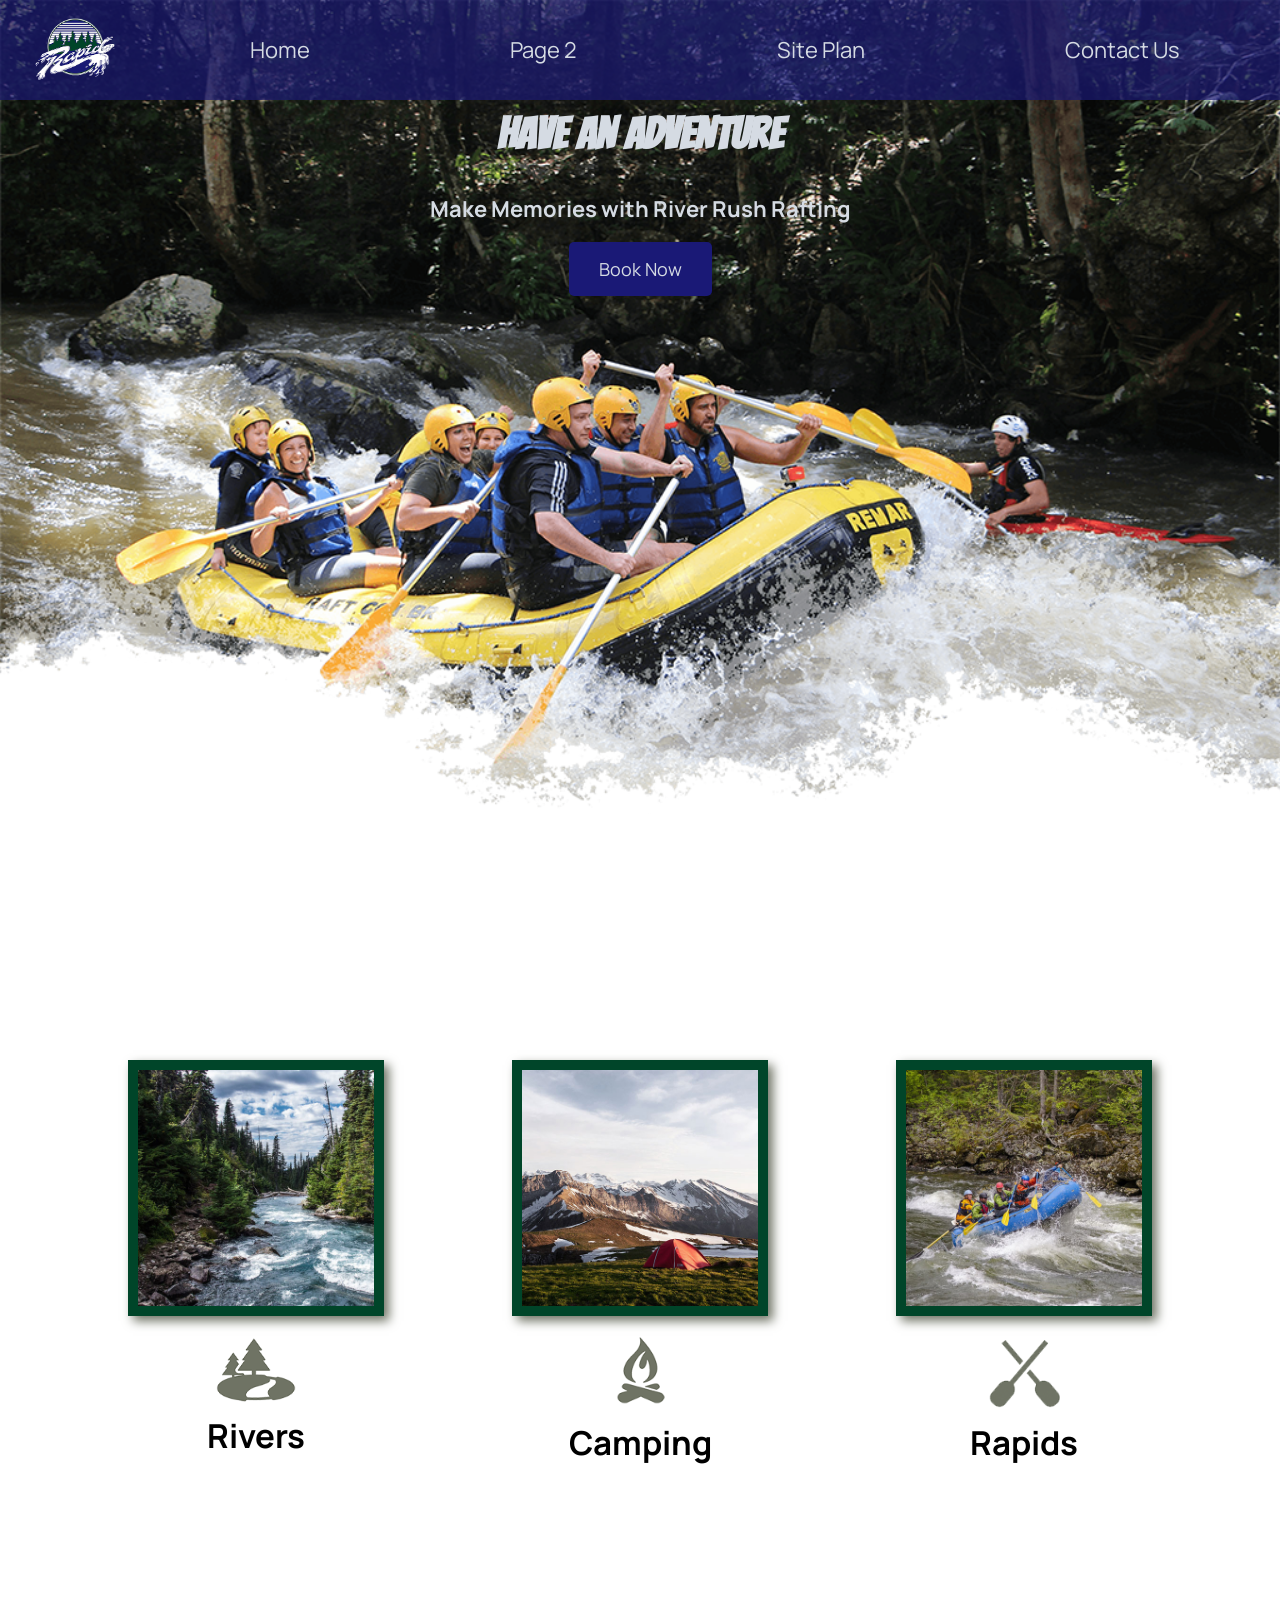
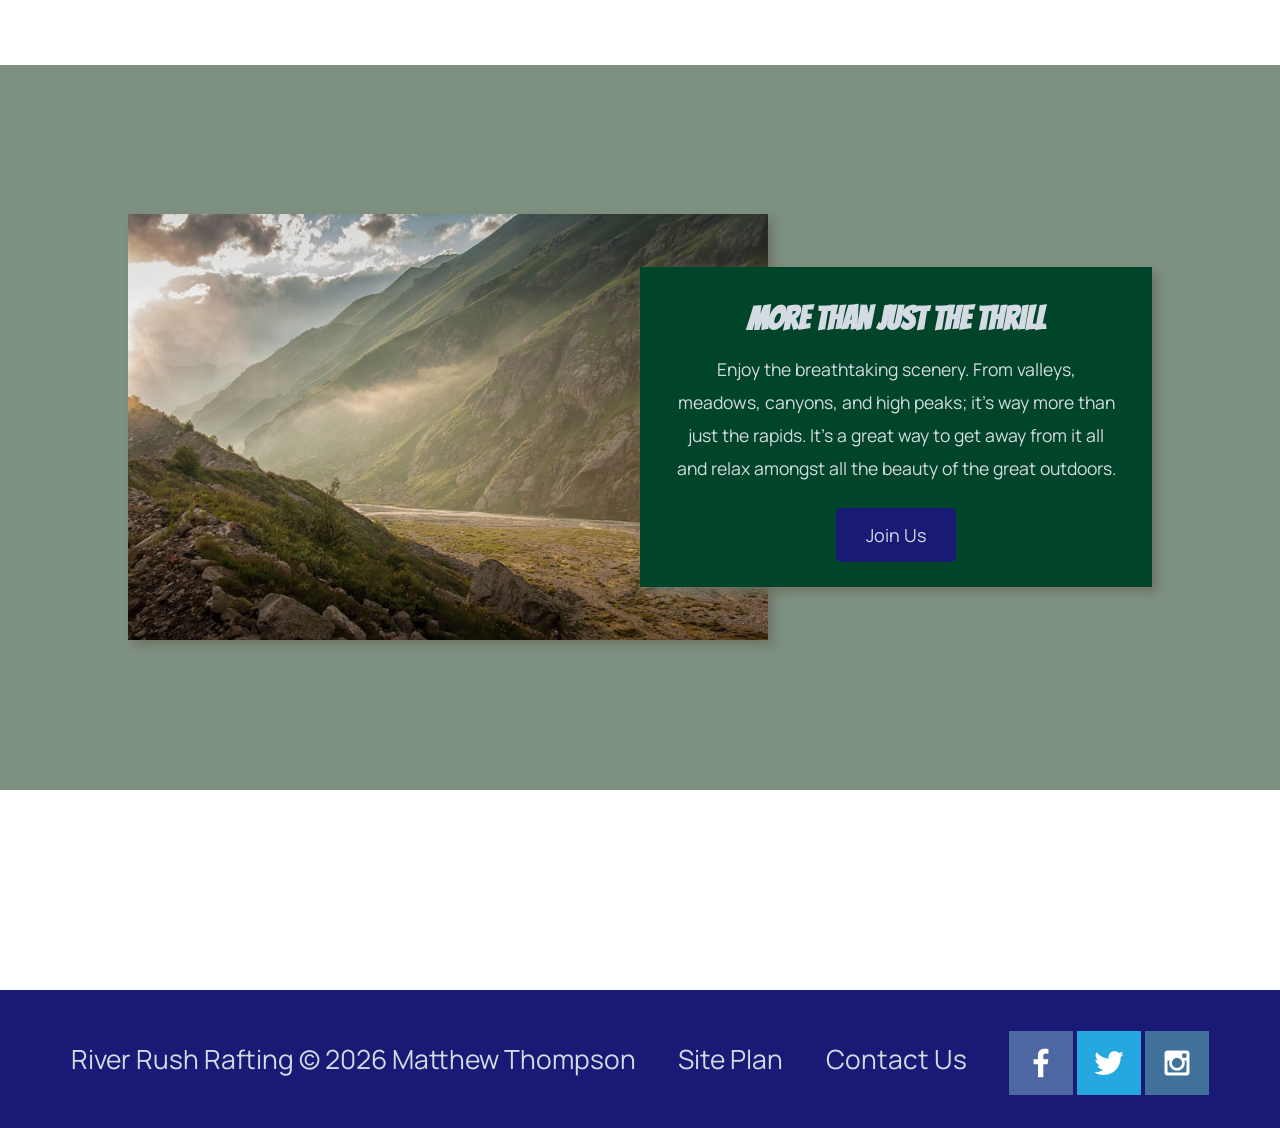
<file: white-water-rafting/index.html>
<!DOCTYPE html>
<html lang="en">
<head>
    <meta charset="UTF-8">
    <meta name="viewport" content="width=device-width, initial-scale=1.0">
    <title>River Rush Rafting</title>
    <link rel="stylesheet" href="styles/style.css">
</head>
<body>
    <div id="content">
        <header>
            <a href="index.html" id="logo_link">
                <img class="logo" src="images/logo.png" alt="River Rush Rafting Logo">
            </a>
            <nav>
                <a href="index.html">Home</a>
                <a href="#">Page 2</a>
                <a href="site-plan-rafting.html">Site Plan</a>
                <a href="contactus.html">Contact Us</a>
            </nav>
        </header>
        <div id="hero">
            <div id="hero-box">
                <img id="hero-img" src="images/hero.png" alt="People enjoying rafting">
            </div>
            <section id="hero-msg">
                <h1 class="home-title">Have An Adventure</h1>
                <h4>Make Memories with River Rush Rafting</h4>
                <div class="button-box">
                    <a class="book" href="contactus.html">Book Now</a>
                </div>
            </section>
        </div>
        <main class="home-grid">
            <section class="rivers-card">
                <img class="card-img" src="images/rivers.jpg" alt="river in forest">
                <img class="icon" src="images/river_icon.png" alt="river icon">
                <h2>Rivers</h2>
            </section>
            <section class="camping-card">
                <img class="card-img" src="images/camping.jpg" alt="tent in mountains">
                <img class="icon" src="images/fire_icon.png" alt="fire icon">
                <h2>Camping</h2>
            </section>
            <section class="rapids-card">
                <img class="card-img" src="images/rapids.jpg" alt="rafting boat">
                <img class="icon" src="images/oars.png" alt="oars icon">
                <h2>Rapids</h2>
            </section>
            <div id="background"></div>
            <img class="mountains" src="images/mountains.jpg" alt="Misty mountains">
            <section class="msg">
                <h2>More Than Just The Thrill</h2>
                <p>Enjoy the breathtaking scenery. From valleys, meadows, canyons, and high peaks; it's way more than just the rapids. It's a great way to get away from it all and relax amongst all the beauty of the great outdoors. </p>
                <a class="join" href="rivers.html">Join Us</a>
            </section>
        </main>
        <footer>
            <p>River Rush Rafting &copy; 2026 Matthew Thompson</p>
            <p><a href="site-plan-rafting.html">Site Plan</a></p>
            <p><a href="contactus.html">Contact Us</a></p>
            <div class="social">
                <a href="https://facebook.com" target="_blank">
                    <img src="images/facebook.png" alt="fb icon">
                </a>
                <a href="https://twitter.com" target="_blank">
                    <img src="images/twitter.png" alt="twitter icon">
                </a>
                <a href="https://instagram.com" target="_blank">
                    <img src="images/instagram.png" alt="instagram icon">
                </a>
            </div>
        </footer>
    </div>
</body>
</html>
</file>
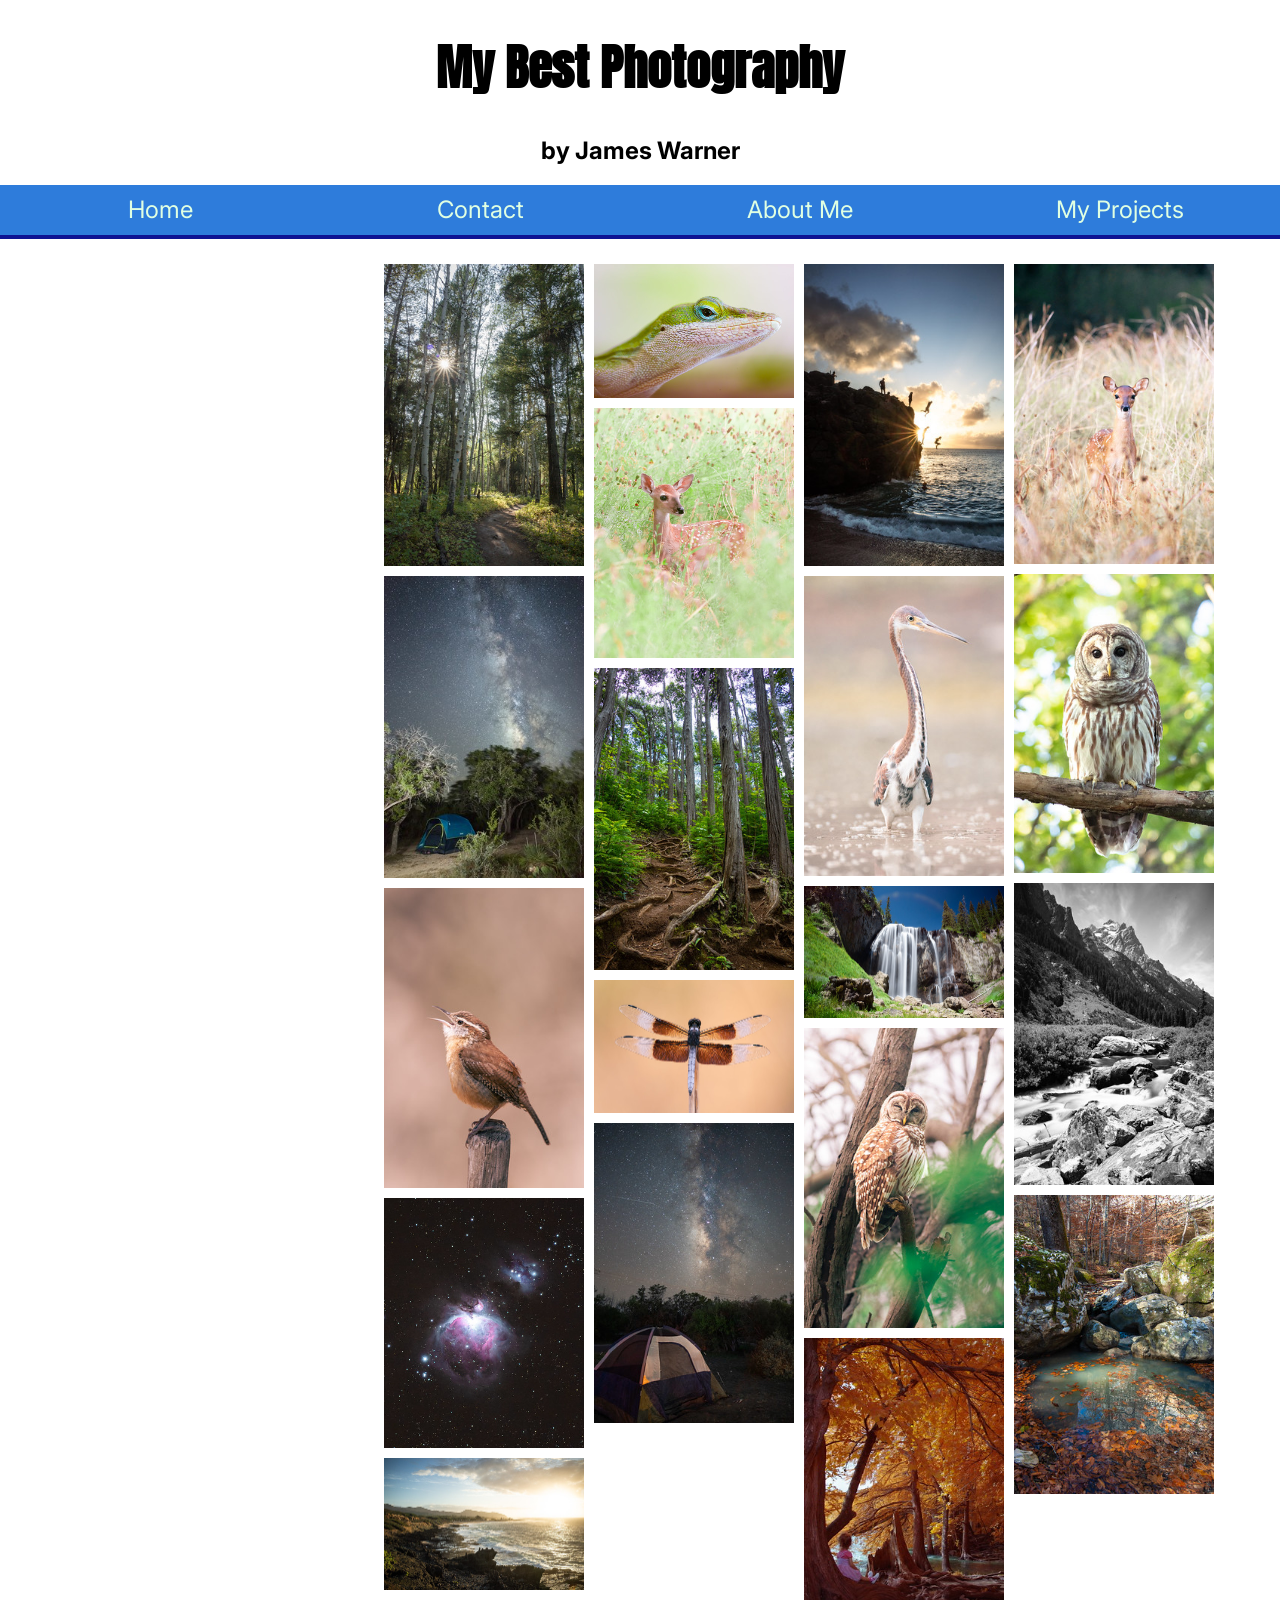
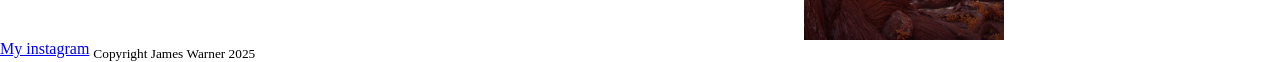
<file: in-class-exercises/week-4/portfolio-starter-code/portfolio-starter-code/index.html>
<!--Don't touch the HTML for this activity!-->
<!DOCTYPE html>
<html lang="en">
<head>
    <title>James Warner Photography</title>
    <link rel="stylesheet" href="css/index.css">
</head>
<body>
    <header>
        <h1>My Best Photography</h1>
        <h2>by James Warner</h2>
    </header>
    <nav>
        <a href="index.html">Home</a>
        <a href="html/contact.html">Contact</a>
        <a href="html/about-me.html">About Me</a>
        <a href="html/my-projects.html">My Projects</a>
    </nav>
    <div id="img-container">
        <img src="images/img1.jpg" alt="photography by james warner">
        <img src="images/img2.jpg" alt="photography by james warner">
        <img src="images/img3.jpg" alt="photography by james warner">
        <img src="images/img4.jpg" alt="photography by james warner">
        <img src="images/img5.jpg" alt="photography by james warner">
        <img src="images/img6.jpg" alt="photography by james warner">
        <img src="images/img7.jpg" alt="photography by james warner">
        <img src="images/img8.jpg" alt="photography by james warner">
        <img src="images/img9.jpg" alt="photography by james warner">
        <img src="images/img10.jpg" alt="photography by james warner">
        <img src="images/img11.jpg" alt="photography by james warner">
        <img src="images/img12.jpg" alt="photography by james warner">
        <img src="images/img13.jpg" alt="photography by james warner">
        <img src="images/img14.jpg" alt="photography by james warner">
        <img src="images/img15.jpg" alt="photography by james warner">
        <img src="images/img16.jpg" alt="photography by james warner">
        <img src="images/img17.jpg" alt="photography by james warner">
        <img src="images/img18.jpg" alt="photography by james warner">
        <img src="images/img19.jpg" alt="photography by james warner">
    </div>
    <footer>
        <a href="https://www.instagram.com">My instagram</a>
        <sub>Copyright James Warner 2025</sub>
    </footer>
</body>
</html>
</file>
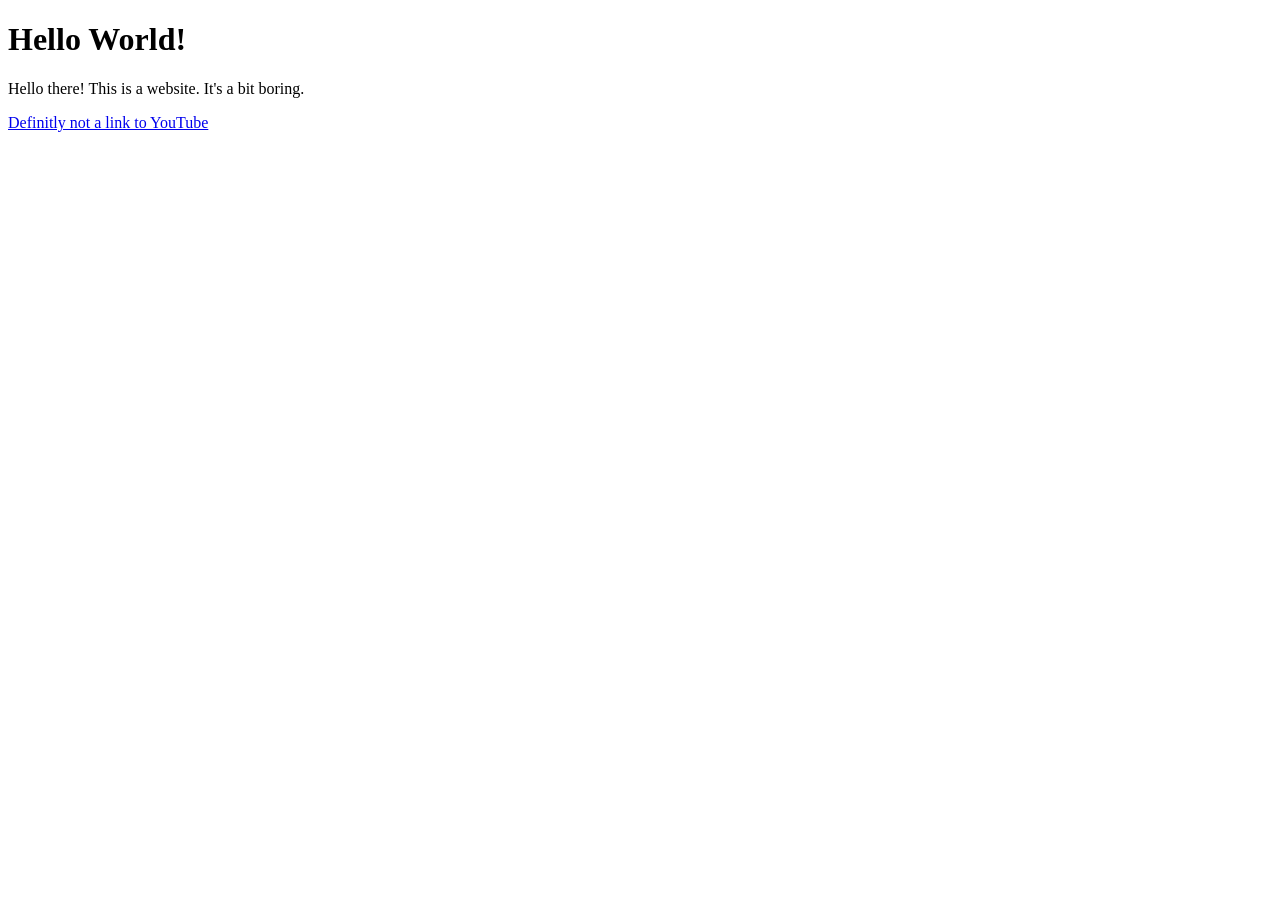
<file: in-class-exercises/week-1/hello-world.html>
<!DOCTYPE html>
<html>
    <head>
        <title>Hello World</title>
    </head>
    <body>
        <h1>Hello World!</h1>
        <p>Hello there! This is a website.
            It's a bit boring.
        </p>
        <a href="https://www.youtube.com/">Definitly not a link to YouTube</a>
        <!-- Comment here -->
    </body>
</html>
</file>
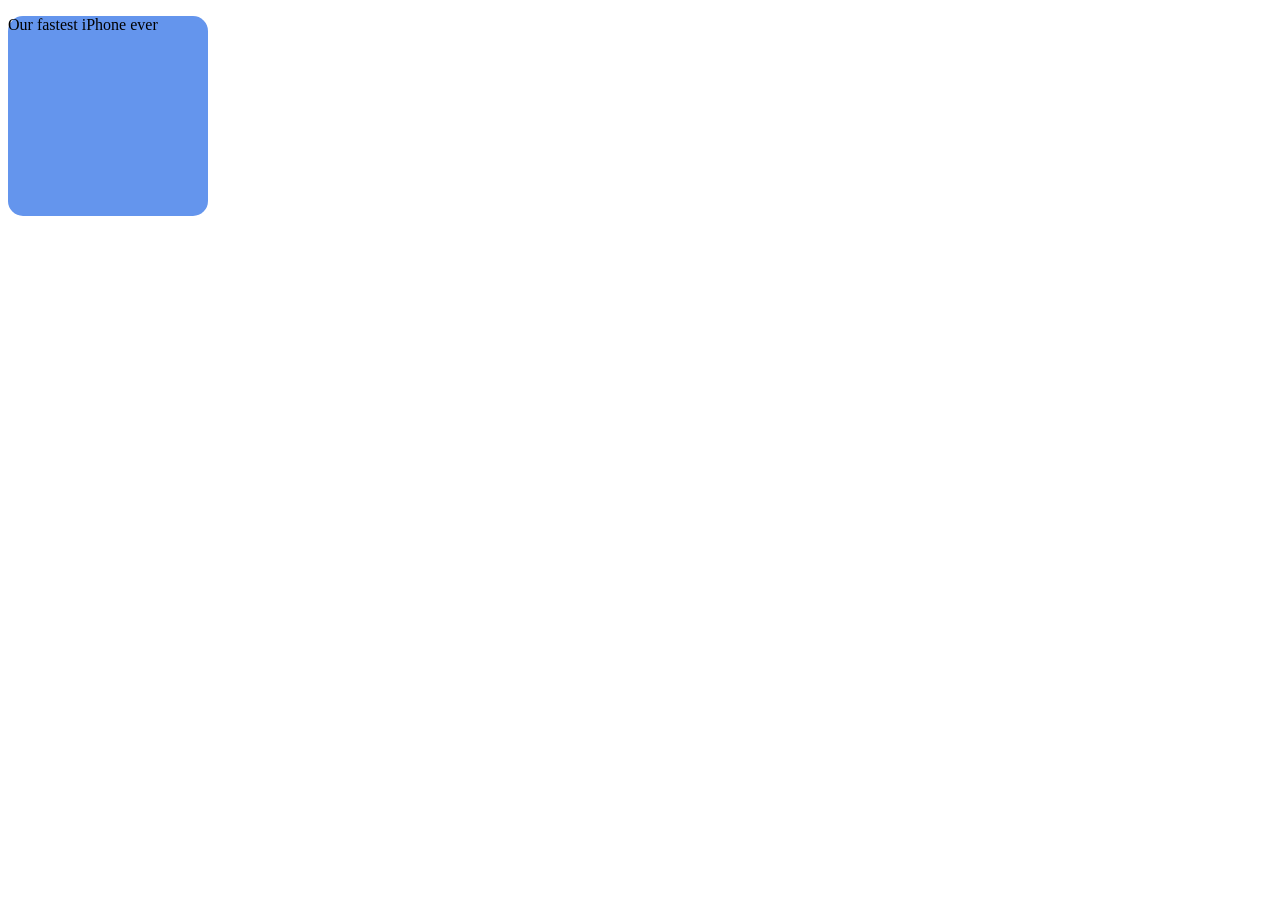
<file: in-class-exercises/week-10/animations.html>
<!DOCTYPE html>
<html lang="en">
<head>
    <meta charset="UTF-8">
    <meta name="viewport" content="width=device-width, initial-scale=1.0">
    <title>Animations 101</title>
    <style>

        @keyframes shapeShifter {
            0% {border-radius: 0;}
            50% {border-radius: 50%;}
            100% {border-radius: 100%;}
        }

        div {
            width: 200px;
            height: 200px;
            background-color: cornflowerblue;
            border-radius: 15px;
            animation-name: shapeShifter;
            animation-duration: 5s;
            animation-iteration-count: infinite;
            animation-direction: alternate;

            transition: width 5s, 
                background-color 5s,
                transform 5s ease-in-out;
        }

        div:hover {
            width: 500px;
            background-color: darksalmon;
            transform: scale(5);
        }
    </style>
</head>
<body>
    <div>
        <p>Our fastest iPhone ever</p>
    </div>
</body>
</html>
</file>
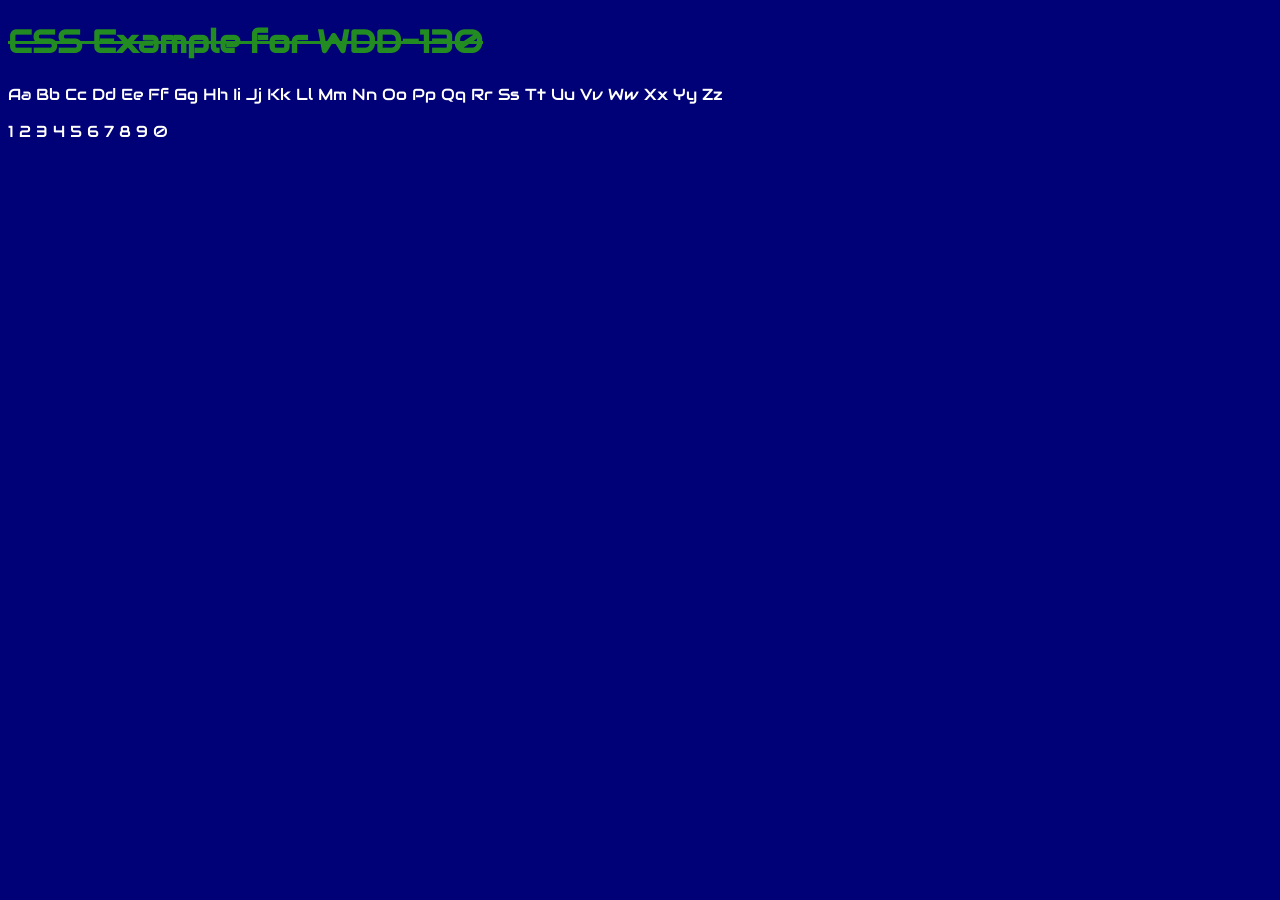
<file: in-class-exercises/week-2/css-example.html>
<!DOCTYPE html>
<html lang="en">
<head>
    <meta charset="UTF-8">
    <meta name="viewport" content="width=device-width, initial-scale=1.0">
    <title>CSS Example</title>
    <style>
        /* Comment */
        @import url('https://fonts.googleapis.com/css2?family=Audiowide&display=swap');

        body {
            background-color: #000077;
        }

        h1 {
            color:forestgreen;
            font-family: Audiowide;
            text-decoration: line-through;
        }

        p {
            color: white;
            font-family: Audiowide;
        }
    </style>
</head>
<body>
    <h1>CSS Example for WDD-130</h1>
    <p>Aa Bb Cc Dd Ee Ff Gg Hh Ii Jj Kk Ll Mm Nn Oo Pp Qq Rr Ss Tt Uu Vv Ww Xx Yy Zz</p>
    <p>1 2 3 4 5 6 7 8 9 0</p>
</body>
</html>
</file>
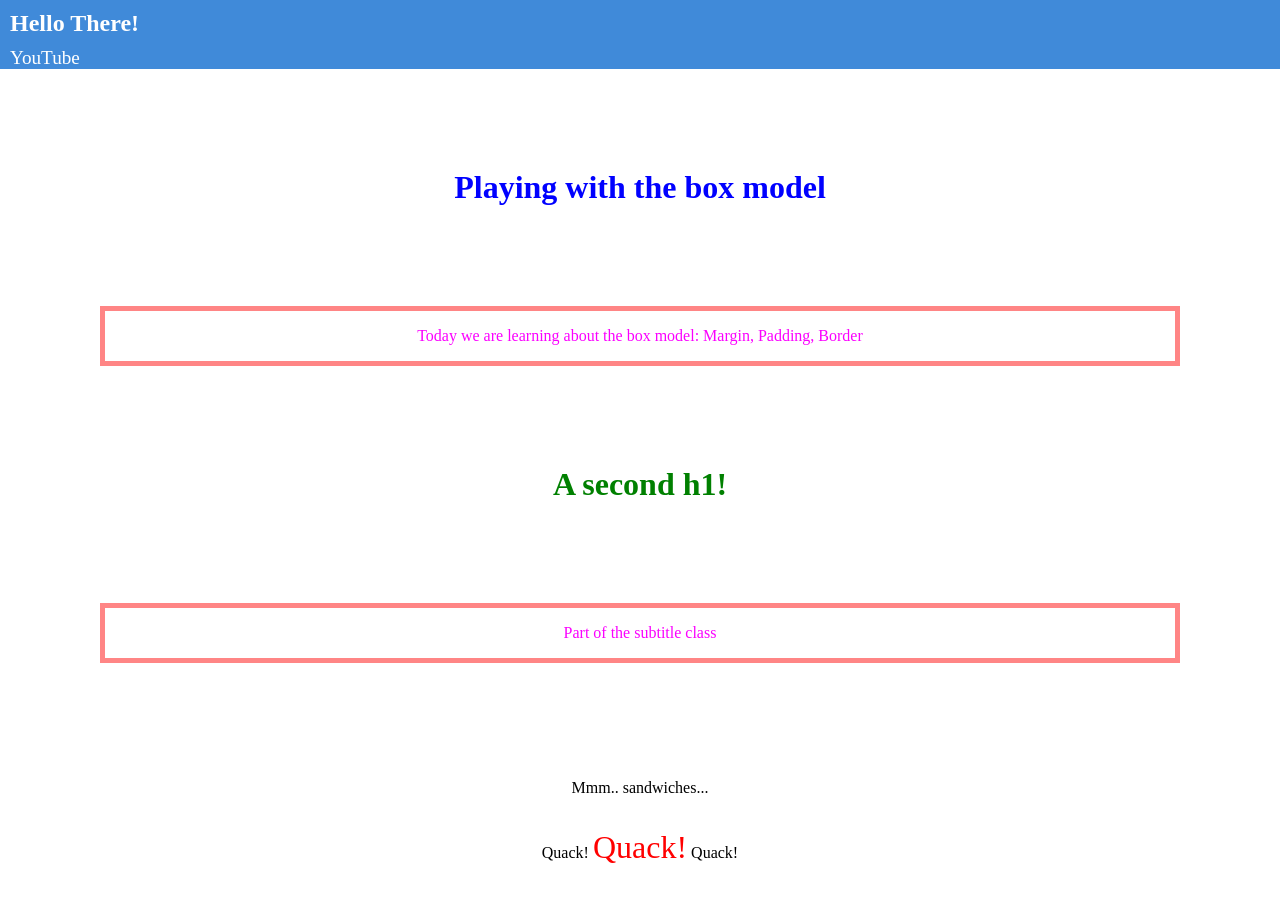
<file: in-class-exercises/week-3/box-model.html>
<!DOCTYPE html>
<html lang="en">
<head>
    <meta charset="UTF-8">
    <meta name="viewport" content="width=device-width, initial-scale=1.0">
    <title>Box Model Demo</title>
    <link rel="stylesheet" href="box-model.css">
</head>
<header>
    <nav>
        <h2>Hello There!</h2>
        <a href="https:youtube.com">YouTube</a>
    </nav>
</header>
<body>
    <h1>Playing with the box model</h1>
    <p class="subtitle-text">Today we are learning about the box model:
        Margin, Padding, Border
    </p>
    <h1 id="otherHeadding"> A second h1!</h1>
    <p class="subtitle-text"> Part of the subtitle class</p>
    <div>
        <p>Mmm.. sandwiches...</p>
        <p>Quack! <span>Quack!</span> Quack!</p>
    </div>
</body>
</html>
</file>
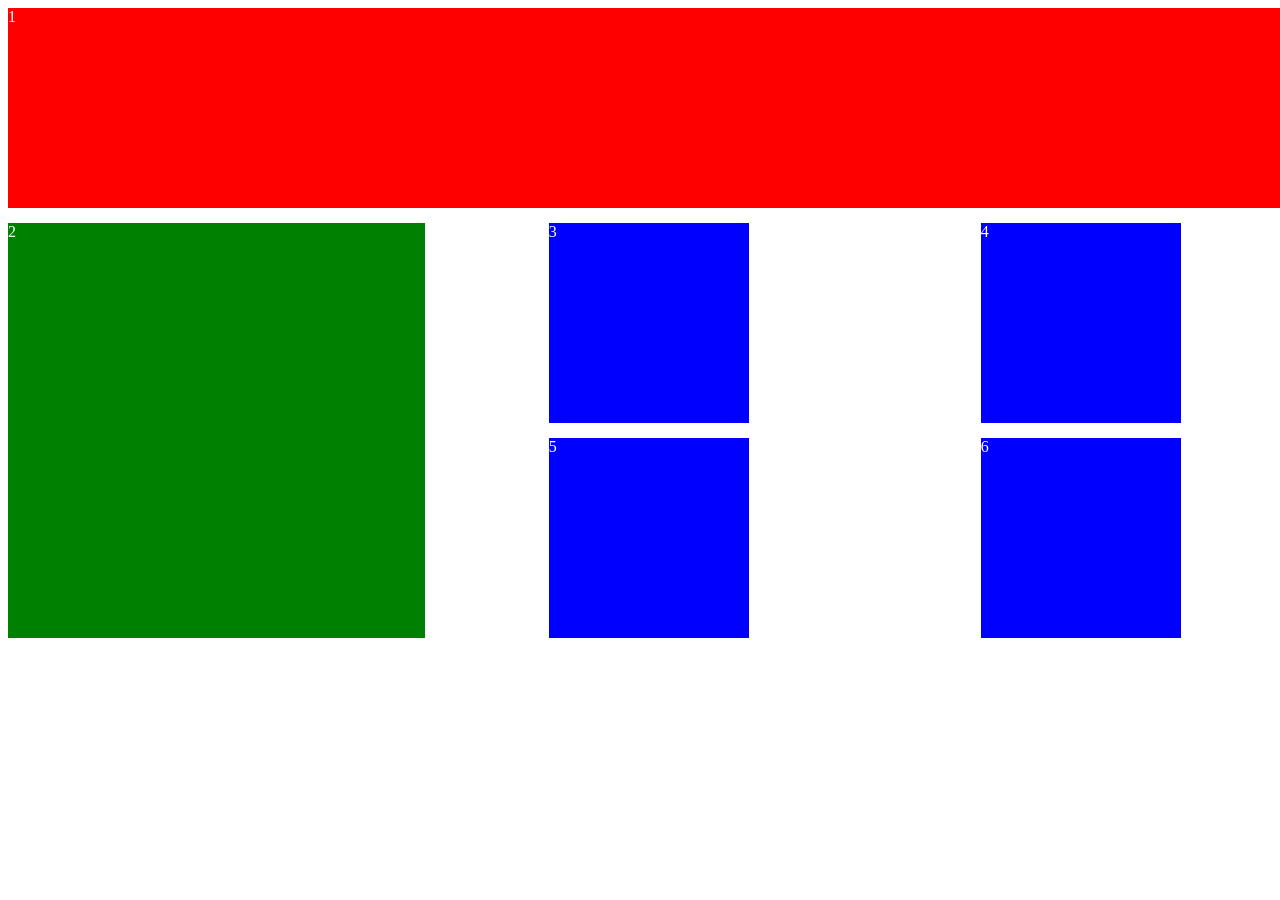
<file: in-class-exercises/week-4/grid.html>
<!DOCTYPE html>
<html lang="en">
<head>
    <meta charset="UTF-8">
    <meta name="viewport" content="width=device-width, initial-scale=1.0">
    <title>Document</title>
    <link rel="stylesheet" href="grid.css">
</head>
<body>
    <main id="main-content">
        <div>1</div>
        <div>2</div>
        <div>3</div>
        <div>4</div>
        <div>5</div>
        <div>6</div>
    </main>
</body>
</html>
</file>
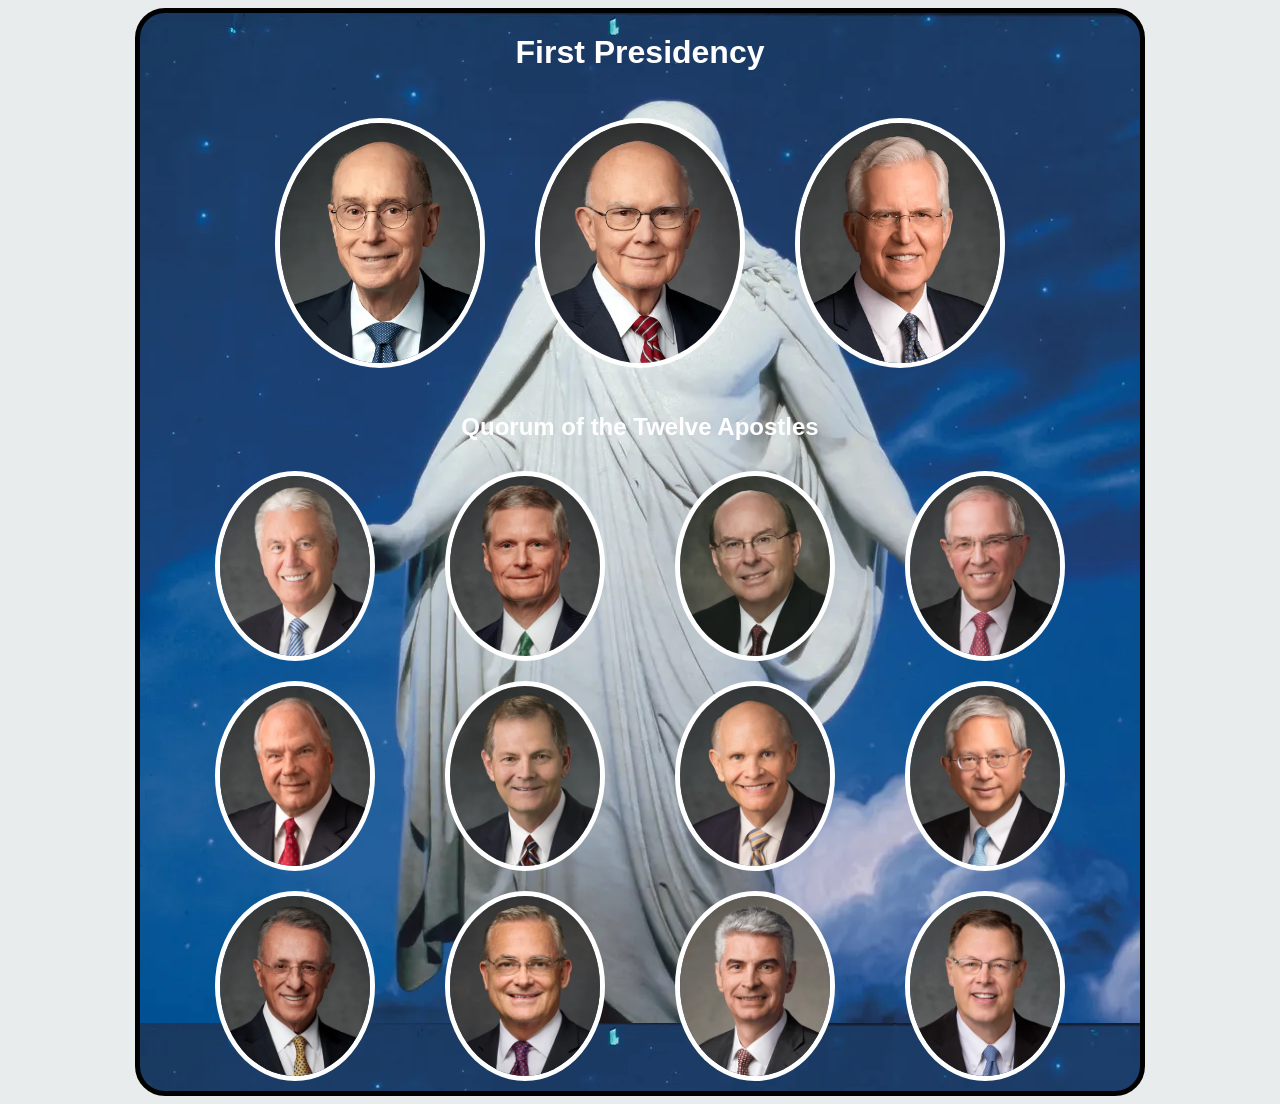
<file: in-class-exercises/week-5/apostle_spotlight/apostles.html>
<!DOCTYPE html>
<html lang="en">
<head>
    <meta charset="UTF-8">
    <meta name="viewport" content="width=device-width, initial-scale=1.0">
    <title>Apostles Spotlights</title>
    <style>
        /* Insert styles here */
        body {
            background-color: #E8ECED;
            font-family: Arial;
            color: white;
        }
        #card {
            background-image: url(images/christus.webp);
            width: 1000px;
            border: 5px solid black;
            border-radius: 30px;
            margin-left: auto;
            margin-right: auto;
        }
        h1, h2 {
            text-align: center;
        }
        img {
            border-radius: 100%;
            border: 5px solid white;
        }
        .first-presidency {
            display: flex;
            justify-content: center;
        }
        .first-presidency img {
            width: 200px;
            margin: 25px;
        }
        #twelve {
            display: grid;
            grid-template-columns: 1fr 1fr 1fr 1fr;
            justify-items: center;
            align-content: space-around;
            margin-left: 40px;
            margin-right: 40px;
        }
        #twelve img {
            width: 150px;
            margin-top: 10px;
            margin-bottom: 10px;
        }
    </style>
</head>
<body>
    <div id="card">
        <h1>First Presidency</h1>
        <div class="first-presidency">
            <img src="images/eyring.webp">
            <img id="prophet" src="images/oaks.webp">
            <img src="images/christofferson.webp">
        </div>
        <h2>Quorum of the Twelve Apostles</h2>
        <div id="twelve">
            <img src="images/uchtdorf.webp">
            <img src="images/bednar.webp">
            <img src="images/cook.webp">
            <img src="images/anderson.webp">
            <img src="images/rasband.webp">
            <img src="images/stevenson.webp">
            <img src="images/renlund.webp">
            <img src="images/gong.webp">
            <img src="images/soares.webp">
            <img src="images/kearon.webp">
            <img src="images/causse.webp">
            <img src="images/gilbert.webp">
        </div>
    </div>
</body>
</html>
</file>
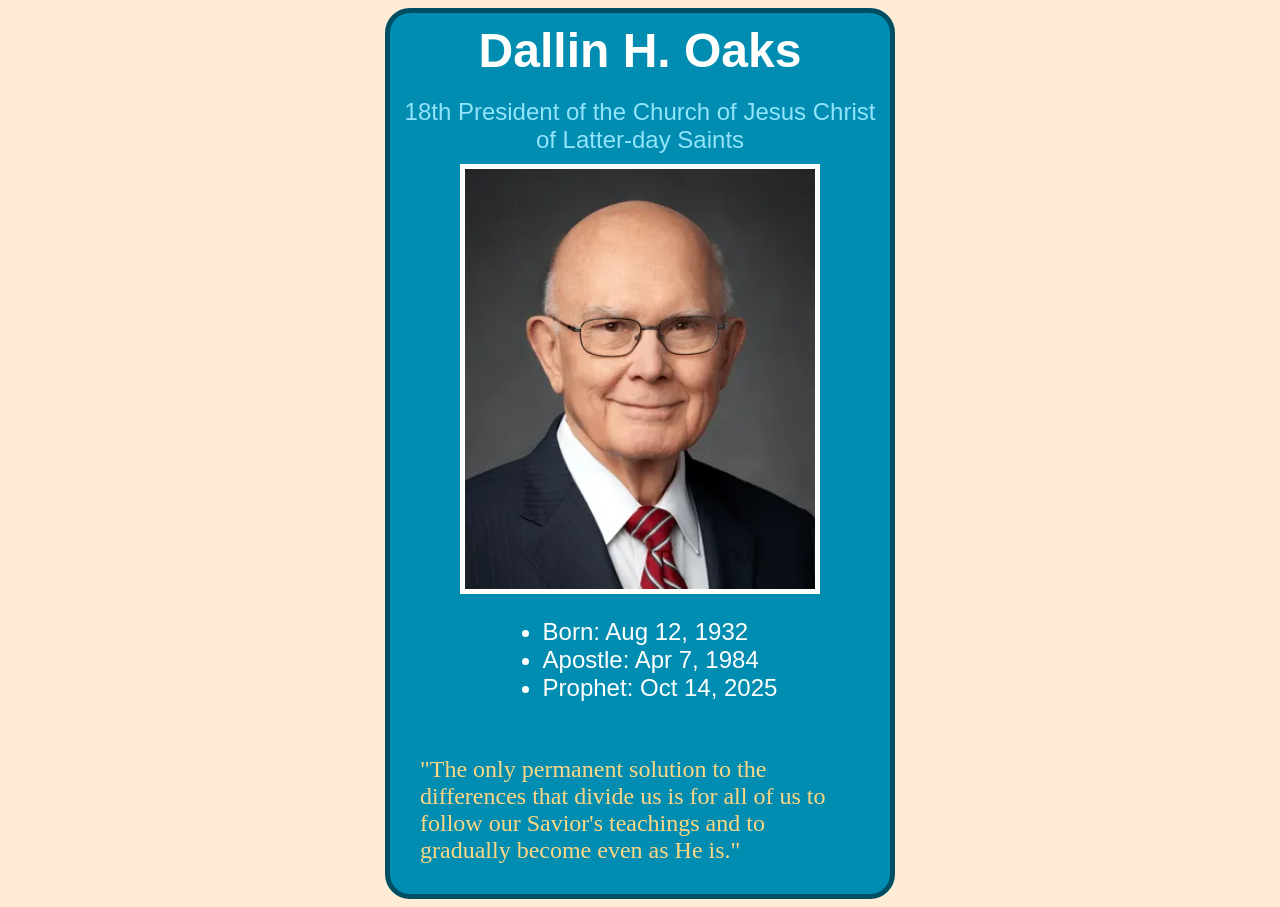
<file: in-class-exercises/week-5/prophet_cards/oaks.html>
<!DOCTYPE html>
<html lang="en">
<head>
    <meta charset="UTF-8">
    <meta name="viewport" content="width=device-width, initial-scale=1.0">
    <title>Dallin H. Oaks</title>
    <style>
        /* Insert styles here, this is called an internal stylesheet  */
        body {
            background: #FFECD7;
        }
        #card {
            background-color: #008DB1;
            width: 500px;
            margin: auto;
            border: 5px solid #004E63;
            border-radius: 25px;
            display: flex;
            flex-direction: column;
            align-items: center;
        }
        #card h1 {
            color: #FFFFFE;
            font-family: "Helvetica";
            font-size: 3em;
            text-align: center;
            margin: 10px;
        }
        #card a {
            color: #91E4FB;
            font-family: "Helvetica";
            text-decoration: none;
            font-size: 1.5em;
            text-align: center;
            margin: 10px;
        }
        #card a:hover {
            text-decoration: underline;
        }
        #card img {
            width: 350px;
            justify-content: center;
            border: 5px solid #FFFFFE;
        }
        #card ul {
            color: #FFFFFE;
            font-size: 1.5em;
            font-family: "Helvetica";
        }
        #card p {
            color: #FFD783;
            font-family: "Brush Script MT";
            font-size: 1.5em;
            margin: 30px;
        }
    </style>
</head>
<body>
    <!-- Insert HTML elements here -->
     <div id="card">
        <h1>Dallin H. Oaks</h1>
        <a href="https://www.churchofjesuschrist.org/?lang=eng">18th President of the Church of Jesus Christ of Latter-day Saints</a>
        <img src="images/oaks.webp">
        <ul>
            <li>Born: Aug 12, 1932</li>
            <li>Apostle: Apr 7, 1984</li>
            <li>Prophet: Oct 14, 2025</li>
        </ul>
        <p>"The only permanent solution to the differences that divide us is for all of us to follow our Savior's teachings and to gradually become even as He is."</p>
     </div>
</body>
</html>
</file>
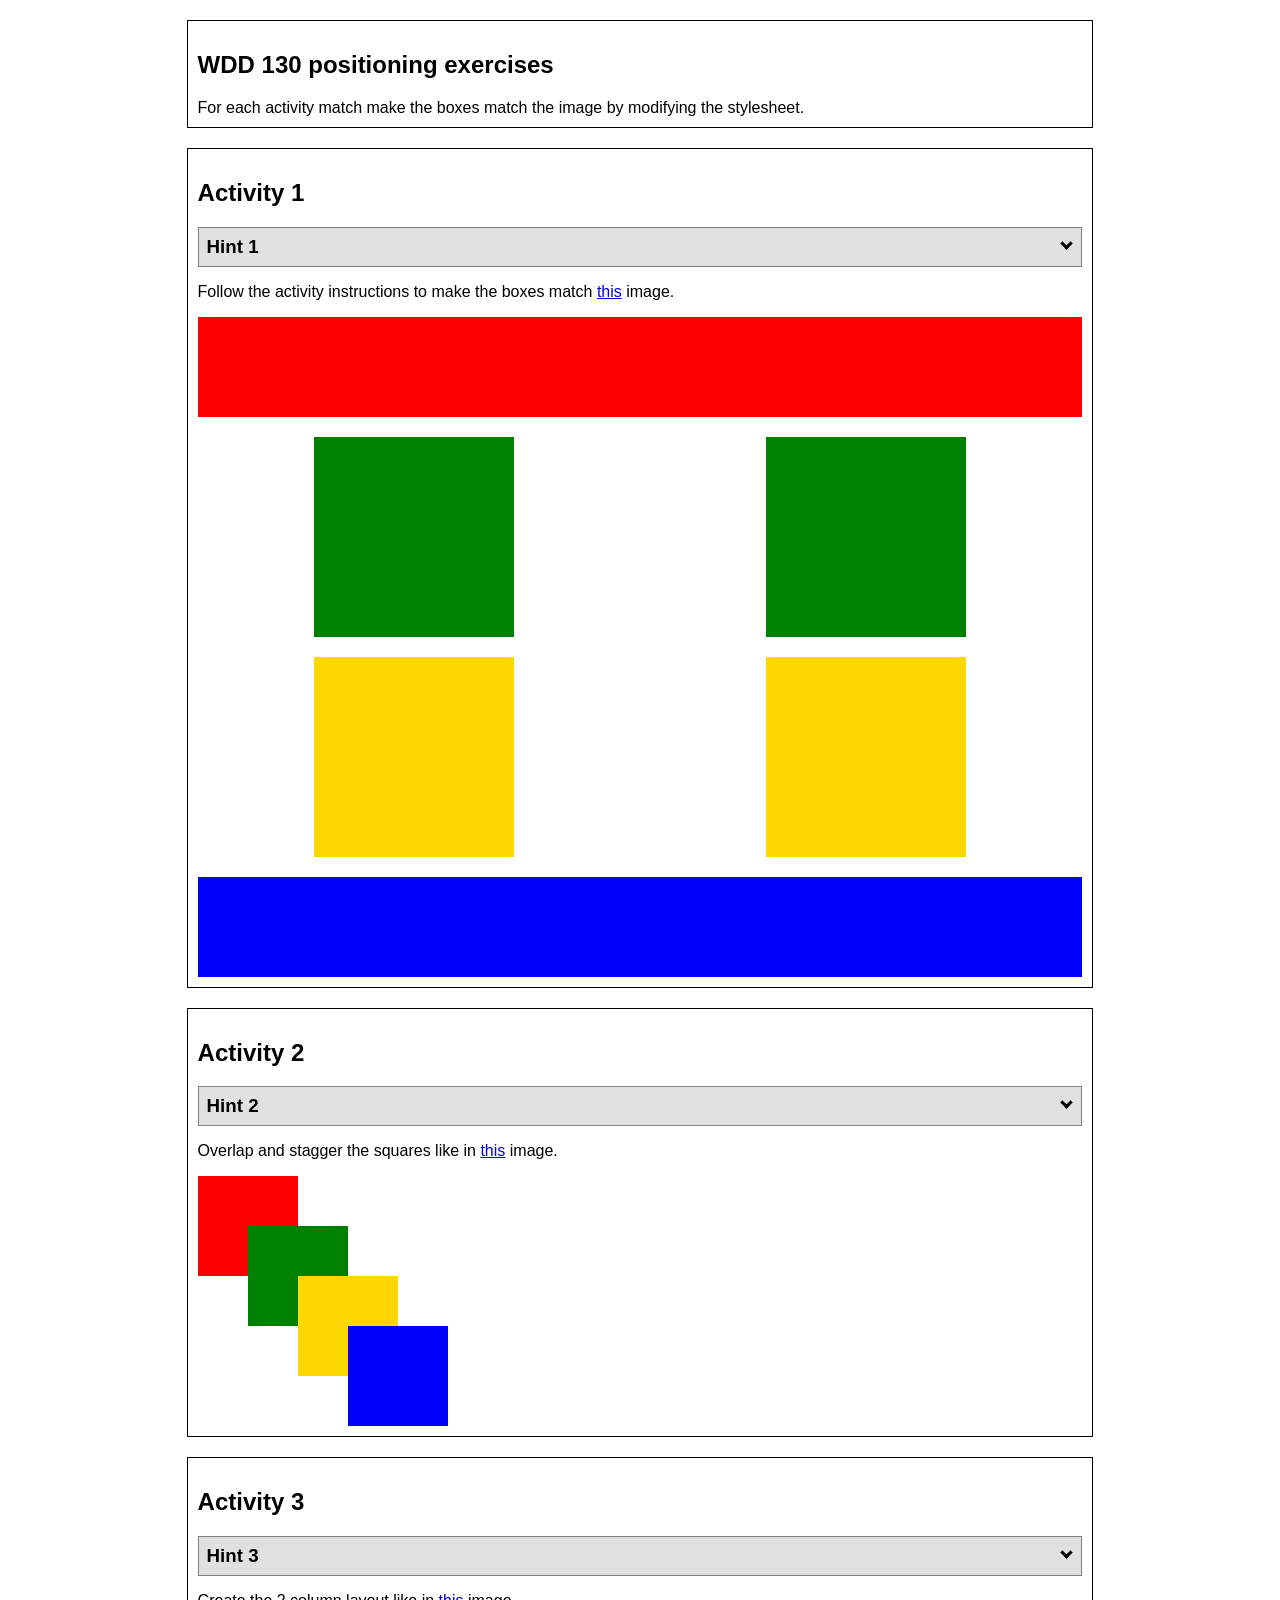
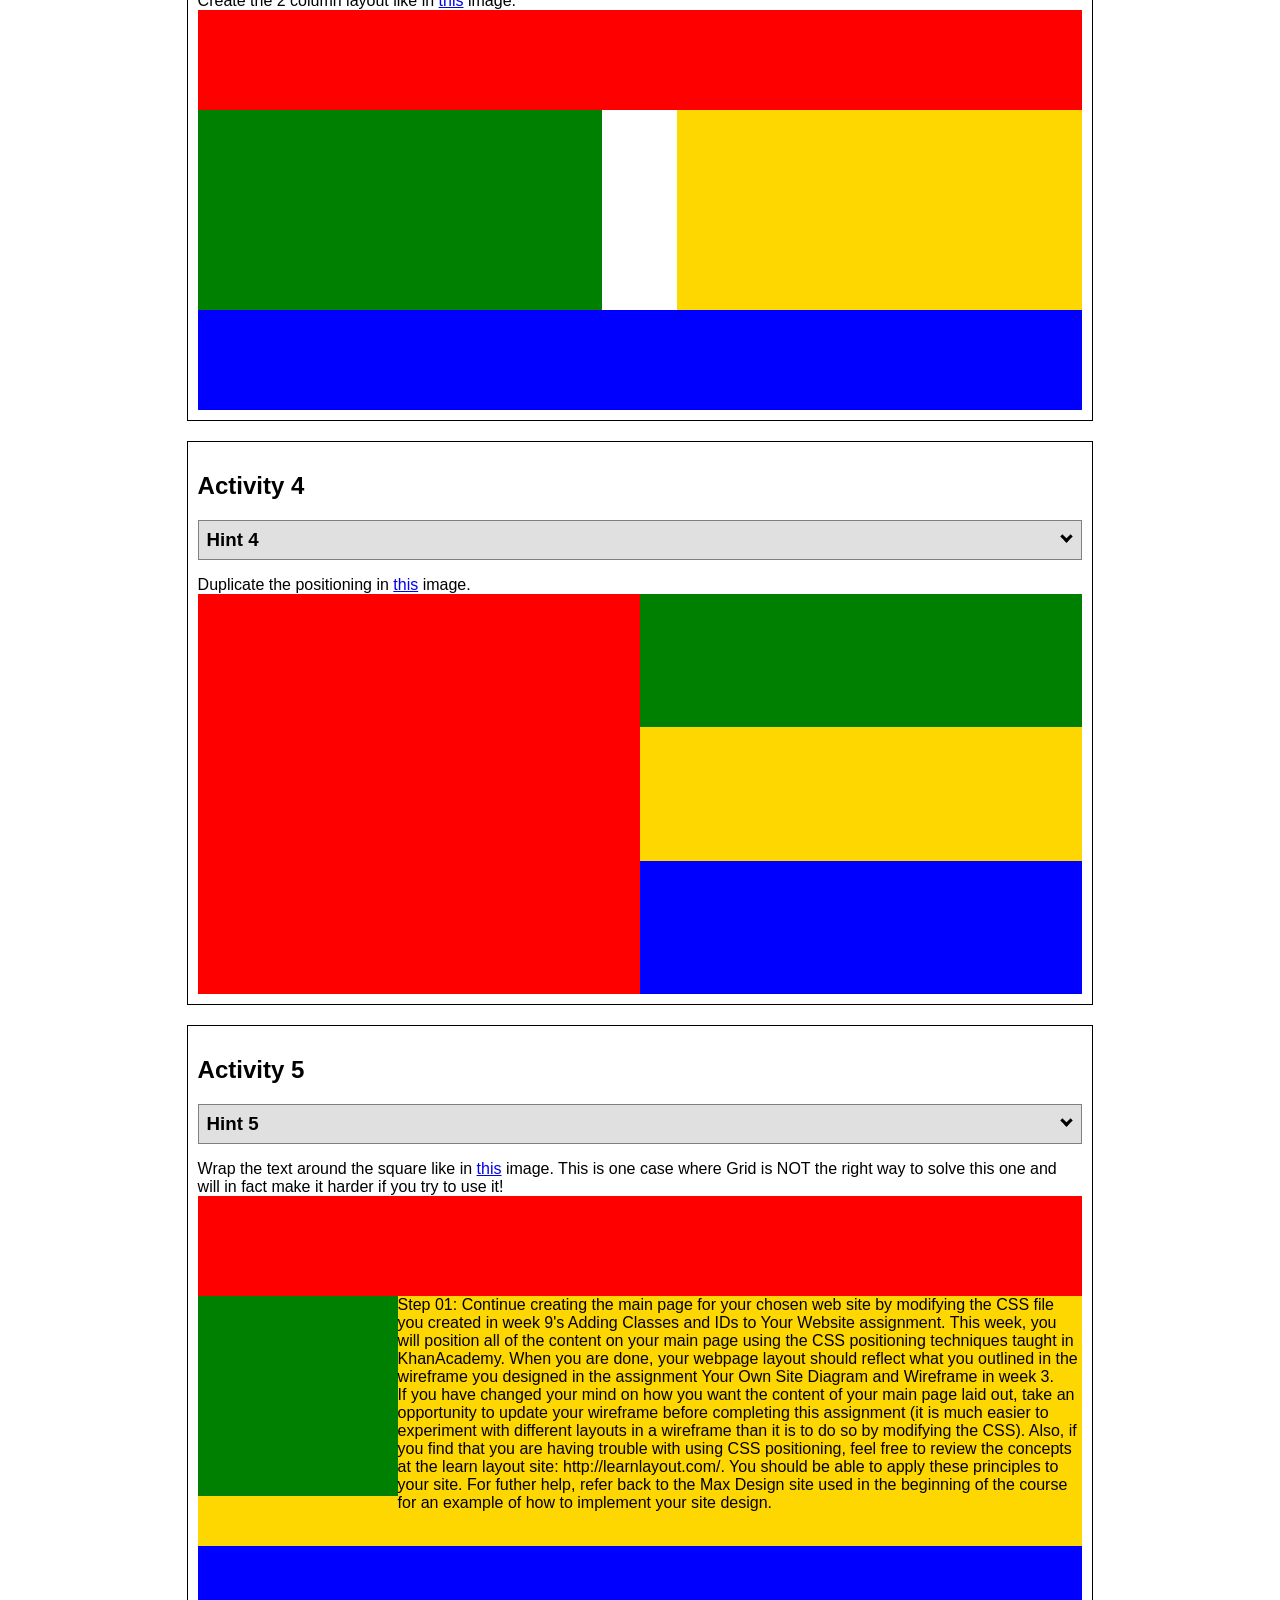
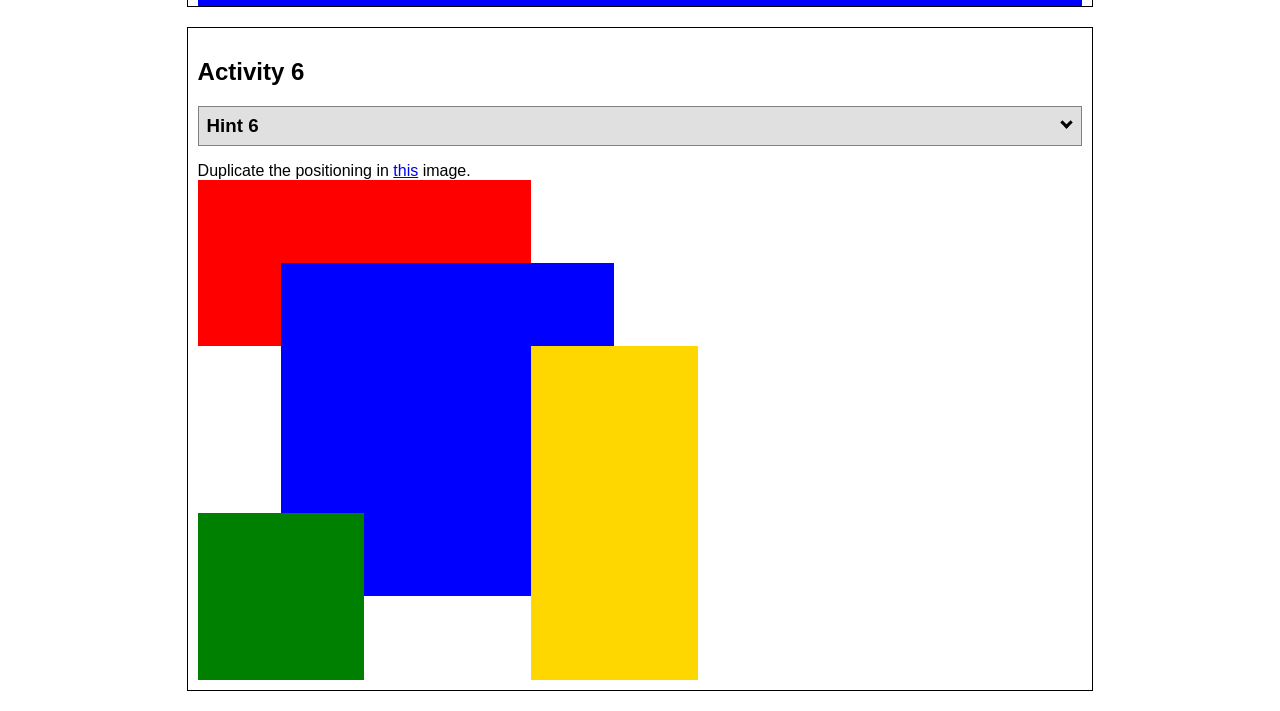
<file: in-class-exercises/week-7/positioning/positioning.html>
<!DOCTYPE html>
<html lang="en">
  <head>
    <!-- HTML - Name: positioning.html -->
    <title>Positioning Activity</title>
    <link rel="stylesheet" type="text/css" href="positionstyles.css" />
  </head>
  <body>
    <div class="activity">
      <h2>WDD 130 positioning exercises</h2>
      For each activity match make the boxes match the image by modifying the stylesheet.</div>
    <div class="activity">
      <h2>Activity 1</h2>
      <section class="hint"><input type="checkbox" ><i></i> <h3>Hint 1</h3><div><p>Use the activity instructions for the firt activity</a></p></div></section>
      <p>Follow the activity instructions to make the boxes match  <a href="images/example1.png" target="_blank">this</a> image.</p>
      <div class="content1" >
        <div class="red1" ></div>
        <div class="green1" ></div>
        <div class="green1" ></div>
        <div class="yellow1"></div>
        <div class="yellow1"></div>
        <div class="blue1"></div>
      </div>
    </div>
    <div class="activity">
      <h2>Activity 2</h2>
      <section class="hint"><input type="checkbox" > <h3>Hint 2</h3><i></i><div>
      <ul>
      <li>grid-template-columns: 50px 50px 50px 50px 50px </li></ul></div></section>
      <p>Overlap and stagger the squares like in <a href="images/example2.png" target="_blank">this</a> image.</p>
      <div class="content2" >
        <div class="red2" ></div>
        <div class="green2" ></div>
        <div class="yellow2"></div>
        <div class="blue2"></div>
      </div>
    </div>
    <div class="activity">
      <h2>Activity 3</h2>
      <section class="hint"><input type="checkbox" > <h3>Hint 3</h3><i></i><div><p>This one is going to be best solved with CSS Grid. Remember to make the boxes the right width first...then start moving them around. </p><h4>Properties used:</h4><ul><li>display:grid;</li><li>grid-template-columns:</li><li>grid-column-gap:</li>
        <li>grid-column:</li>  </ul></div></section>
      Create the 2 column layout like in <a href="images/example3.png" target="_blank">this</a>  image.
      <div class="content3" >
        <div class="red3" ></div>
        <div class="green3" ></div>
        <div class="yellow3"></div>
        <div class="blue3"></div>
      </div>
    </div>
    <div class="activity">
      <h2>Activity 4</h2>
      <section class="hint"><input type="checkbox" > <h3>Hint 4</h3><i></i><div><p>For the others we have been primarily concerned with width. For this one you will need to adjust height as well. </p><h4>Properties used:</h4><ul><li>display:grid;</li><li>grid-template-columns:</li><li>grid-row:</li></ul></div></section>
      Duplicate the positioning in <a href="images/example4.png" target="_blank">this</a> image. 
      <div class="content4" >
        <div class="red4" ></div>
        <div class="green4" ></div>
        <div class="yellow4"></div>
        <div class="blue4"></div>
      </div>
    </div>

    <div class="activity">
      <h2>Activity 5</h2>
      <section class="hint"><input type="checkbox" > <h3>Hint 5</h3><i></i><div><p>Grid is <strong>not</strong> the right way to do this.  In fact there is only one way to really do that...and that is with float. Remember that we float the thing we want the text to wrap around.  Also remember to start by making all the shapes the right size and shape.</p><h4>Properties used:</h4><ul><li>float: left;</li></ul></div></section>
      Wrap the text around the square like in <a href="images/example5.png" target="_blank">this</a> image. This is one case where Grid is NOT the right way to solve this one and will in fact make it harder if you try to use it!
      <div class="content5" >
        <div class="red5" ></div>
        <div class="green5" ></div>
        <div class="yellow5">Step 01: Continue creating the main page for your chosen web site by modifying the CSS file you created in week 9's Adding Classes and IDs to Your Website assignment. This week, you will position all of the content on your main page using the CSS positioning techniques taught in KhanAcademy. When you are done, your webpage layout should reflect what you outlined in the wireframe you designed in the assignment Your Own Site Diagram and Wireframe in week 3. <br />
          If you have changed your mind on how you want the content of your main page laid out, take an opportunity to update your wireframe before completing this assignment (it is much easier to experiment with different layouts in a wireframe than it is to do so by modifying the CSS). Also, if you find that you are having trouble with using CSS positioning, feel free to review the concepts at the learn layout site: http://learnlayout.com/. You should be able to apply these principles to your site. For futher help, refer back to the Max Design site used in the beginning of the course for an example of how to implement your site design.</div>
        <div class="blue5"></div>
      </div>
    </div>
    <div class="activity">
      <h2>Activity 6</h2>
      <section class="hint"><input type="checkbox" > <h3>Hint 6</h3><i></i><div><p>This one is all about visualizing the grid behind the layout. If you are having a hard time doing that first: all the sizes are even multiples of 100, and second here is another example with the lines drawn: <a href="images/example6-hint.png" target="_blank">example 6 with lines</a>. For this one you will find it easiest if you use px for the column width. You can also use <kbd>z-index</kbd> to control the element layering.    </p><h4>Properties used:</h4><ul><li>display:grid;</li><li>grid-template-columns:</li><li>grid-column:</li><li>grid-row:</li><li><a href="https://www.w3schools.com/cssref/pr_pos_z-index.asp" target="_blank">z-index:</a></li></ul></div></section>
      Duplicate the positioning in <a href="images/example6.png" target="_blank">this</a> image.
      <div class="content6" >
        <div class="red6" ></div>
        <div class="green6" ></div>
        <div class="yellow6"></div>
        <div class="blue6"></div>
      </div>
    </div>
  </body>
</html>
</file>
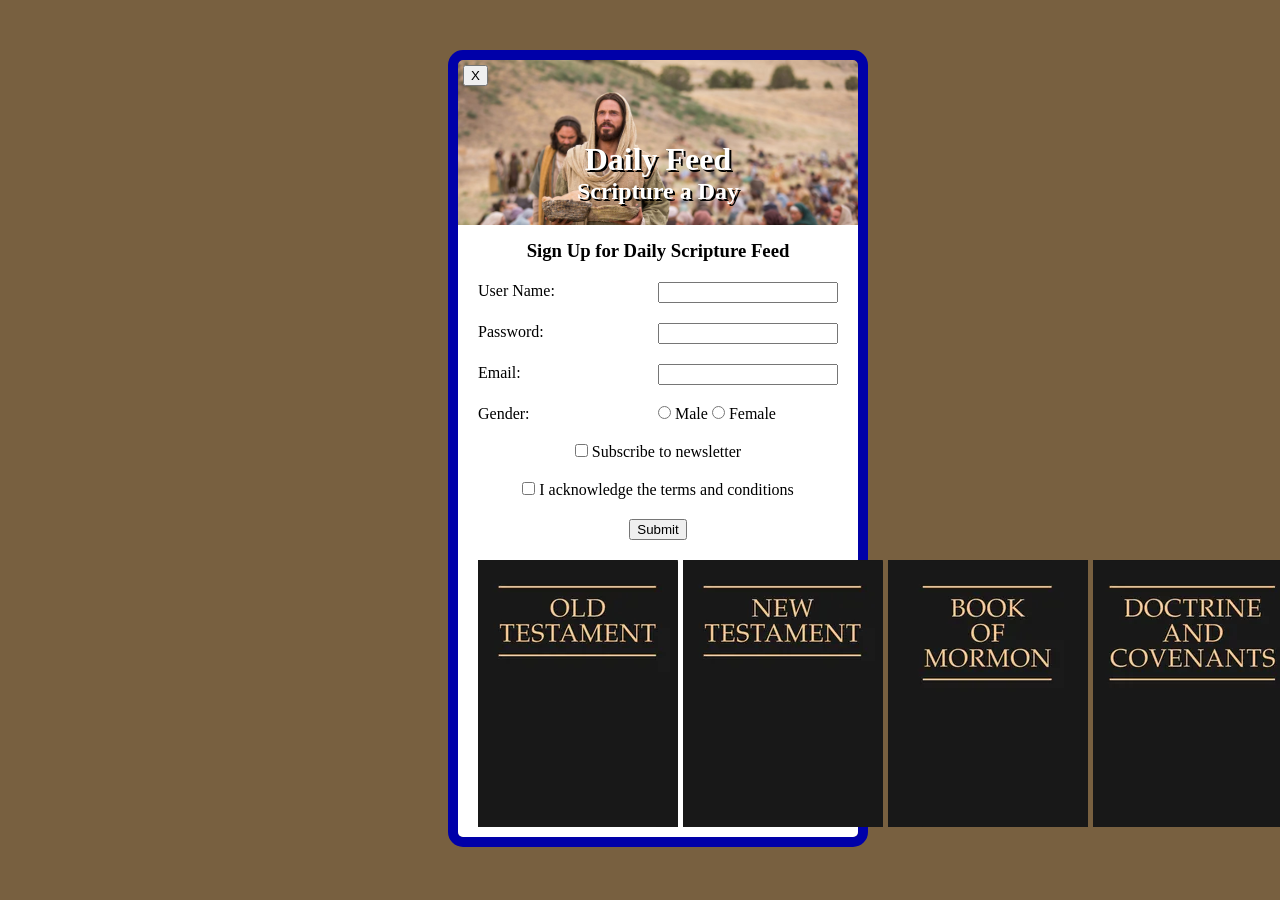
<file: in-class-exercises/week-8/signup/signup.html>
<!DOCTYPE html>
<html lang="en">

<head>
    <meta charset="UTF-8">
    <meta name="viewport" content="width=device-width, initial-scale=1.0">
    <title>Daily Feed Sign Up</title>

    <style>
        * {
            margin: 0;
        }

        body {
            background: rgb(120, 96, 64);
        }

        #formContainer {
            border: 10px solid rgb(0, 0, 169);
            border-radius: 15px;
            width: 400px;
            margin-left: 35%;
            margin-top: 50px;
        }
        img {
            width: 100%;
            border-radius: 5px;
            position: relative;
            z-index: -1;
        }
        h1 {
            margin-top: -190px;
            text-align: center;
            color: white;
            text-shadow: 2px 2px 0px rgba(0,0,0,1);
        }
        h2 {
            text-align: center;
            margin-bottom: 20px;
            color: white;
            text-shadow: 2px 2px 0px rgba(0,0,0,1);
        }

        #closeBtn {
            position: absolute;
            margin-top: 5px;
            margin-left: -395px;
        }

        #myForm {
            background-color: white;
            display: grid;
            grid-template-columns: 1fr 1fr;
            row-gap: 20px;
            padding: 0 20px;
            border-radius: 0 0 5px 5px;
        }
        h3 {
            grid-column: 1/3;
            text-align: center;
            margin-top: 15px;
        }
        section {
            grid-column: 1/3;
            justify-self: center;
        }

        #scriptures {
            display: flex;
            gap: 5px;
            grid-column: 1/3;
            margin-bottom: 10px;
        }
        #scriptures img{
            z-index: 1;
            border-radius: 0;
            width: 100%;
        }
    </style>




</head>

<body>
    <div id="formContainer">
        <img src="images/jesus_feeds_5000.jpeg">
        <button type="button" id="closeBtn">X</button>
        <h1>Daily Feed</h1>
        <h2>Scripture a Day</h2>
        <form id="myForm">
            <h3>Sign Up for Daily Scripture Feed</h3>
            
            <label for="username">User Name:</label>
            <input type="text" id="username" name="username" required>

            <label for="password">Password:</label>
            <input type="password" id="password" name="password" required>

            <label for="email">Email:</label>
            <input type="email" id="email" name="email" required>

            <label>Gender:</label>
            <div>
                <input type="radio" id="male" name="gender" value="male" required>
                <label for="male">Male</label>
                <input type="radio" id="female" name="gender" value="female" required>
                <label for="female">Female</label>
            </div>

            <section>
                <input type="checkbox" id="newsletter" name="newsletter">
                <label for="newsletter">Subscribe to newsletter</label>
            </section>

            <section>
                <input type="checkbox" id="conditions" name="conditions" required>
                <label for="conditions">I acknowledge the terms and conditions</label>
            </section>

            <section>
                <button type="submit">Submit</button>
            </section>
            <div id="scriptures">
                <img src="images/old_testament.webp">
                <img src="images/new_testament.webp">
                <img src="images/book_of_mormon.webp">
                <img src="images/doctrine_and_covenants.webp">
                <img src="images/pearl_of_great_price.webp">
            </div>
        </form>
    </div>

    <div id="output"></div>

    <script>
        // Here is some Javascript to start looking forward to wdd131
        document.getElementById("closeBtn").addEventListener("click", function () {
            document.getElementById("formContainer").style.display = "none";
         });
        const form = document.getElementById('myForm');
        const output = document.getElementById('output');

        form.addEventListener('submit', function (event) {
            event.preventDefault(); // Stop form from actually submitting

            const formData = new FormData(form);
            const entries = [];

            for (const [key, value] of formData.entries()) {
                if (key == "password") {
                    entries.push(`<strong>${key}</strong>: ${value} (you should probably encrypt the password)`);
                } else {
                    entries.push(`<strong>${key}</strong>: ${value}`);
                }
            }

            output.innerHTML = `
            <br>  
            <h3>Here is the data that would be sent to the server:</h3>
            <ul>
                ${entries.map(item => `<li>${item}</li>`).join('')}
            </ul>
            `;
                });
    </script>

</body>

</html>
</file>
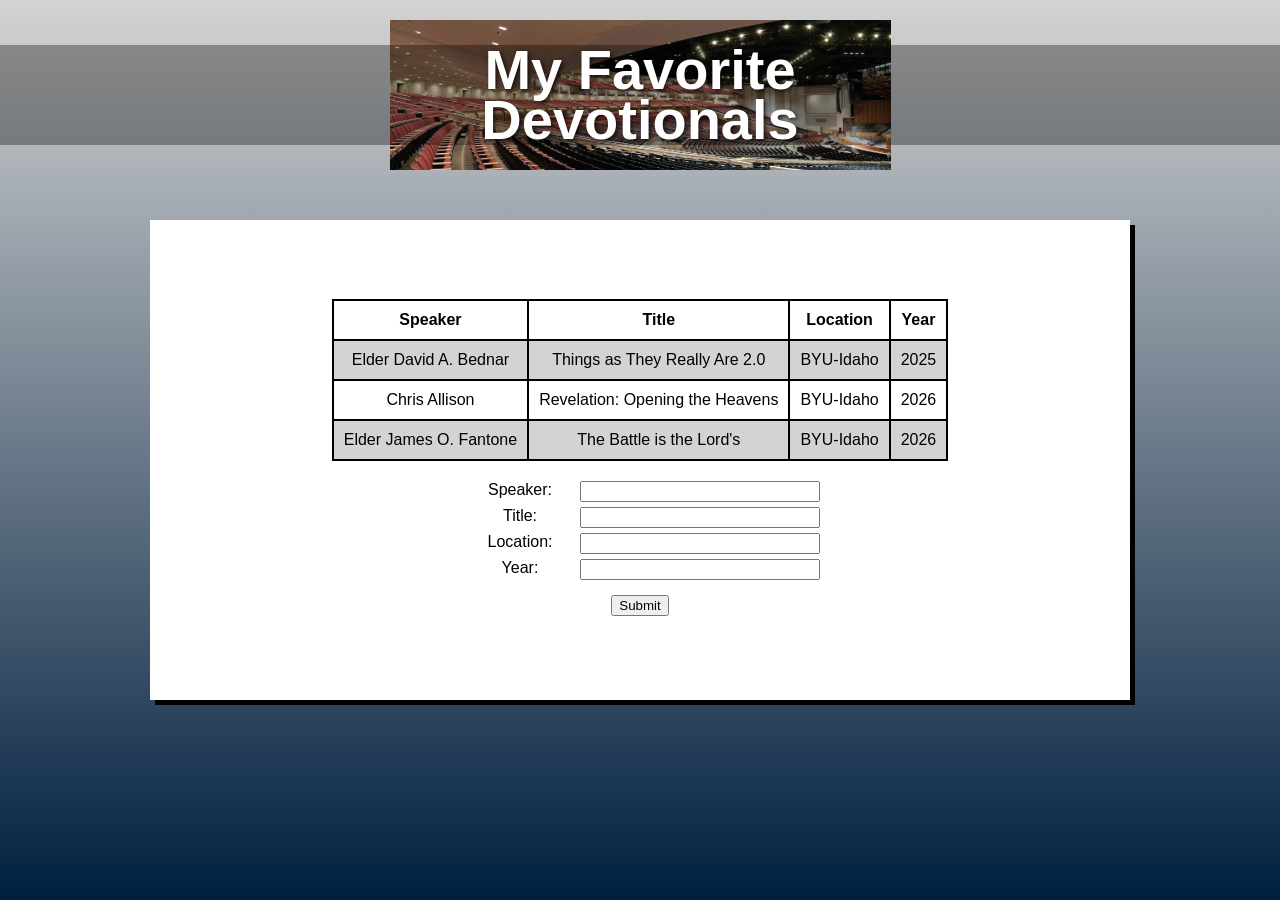
<file: in-class-exercises/week-6/favorite_devo/favorite_devo/favdevo.html>
<!DOCTYPE html>
<html lang="en">
<head>
  <meta charset="UTF-8" />
  <meta name="viewport" content="width=device-width, initial-scale=1.0"/>
  <title>My Favorite Devotionals</title>
  <link rel="stylesheet" href="styles/styles.css" />
</head>
<body>
  <div class="container">
    <header class="header">
      <div class="header-image">
        <h1>My Favorite<br>Devotionals</h1>
      </div>
    </header>
    <main>
      <div class="content-box">
        <table>
          <tr class="table-header">
            <th>Speaker</th>
            <th>Title</th>
            <th>Location</th>
            <th>Year</th>
          </tr>
          <tr>
            <td>Elder David A. Bednar</td>
            <td>Things as They Really Are 2.0</td>
            <td>BYU-Idaho</td>
            <td>2025</td>
          </tr>
          <tr>
            <td>Chris Allison</td>
            <td>Revelation: Opening the Heavens</td>
            <td>BYU-Idaho</td>
            <td>2026</td>
          </tr>
          <tr>
            <td>Elder James O. Fantone</td>
            <td>The Battle is the Lord's</td>
            <td>BYU-Idaho</td>
            <td>2026</td>
          </tr>
        </table>

        <form>
          <label for="speaker-name">Speaker: </label>
          <input type="text" id="speaker-name" required>

          <label for="title">Title: </label>
          <input type="text" id="title">

          <label for="location">Location: </label>
          <input type="text" id="location">

          <label for="year">Year: </label>
          <input type="password" id="year">

          <input id="submit-button" type="submit" value="Submit">
        </form>
      </div>
    </main>
  </div>
</body>
</html>
</file>
<file: white-water-rafting/styles/style.css>
@import url('https://fonts.googleapis.com/css2?family=Bangers&family=Manrope:wght@200..800&display=swap');

/* for the colors I just used the same layout as the site plan */
:root {
  /* change the values below to your colors from your palette */
  --primary-color: #1a1976   ;
  --secondary-color: #004529 ;
  --accent1-color: #7e9181;
  --accent2-color: #d5dbe3;

  /* change the values below to your chosen font(s) */
  --heading-font: "Bangers";
  --paragraph-font: Manrope, Helvetica, sans-serif;

  /* these colors below should be chosen from among your palette colors above */
  --headline-color-on-white: #004529;  /* headlines on a white background */ 
  --headline-color-on-color: #d5dbe3; /* headlines on a colored background */ 
  --paragraph-color-on-white: #1a1976; /* paragraph text on a white background */ 
  --paragraph-color-on-color: #d5dbe3; /* paragraph text on a colored background */ 
  --paragraph-background-color: #1a1976  ;
  --nav-link-color: #d5dbe3;
  --nav-background-color: #1a1976;
  --nav-hover-link-color: white;
  --nav-hover-background-color: #7e9181;
}

body {
    background-color: white;
    font-family: var(--paragraph-font);
    font-size: 22px;
    margin: 0;
    padding: 0;
}
header {
    background-color: rgba(26, 25, 118, 0.7);
    display: grid;
    grid-template-columns: 150px auto;
}
nav {
    display: flex;
    justify-content: space-around;
}
nav a {
    text-align: center;
    color: var(--nav-link-color);
    text-decoration: none;
    padding: 35px;
}
nav a:hover {
    background-color: rgba(126, 145, 129, 0.7);
    color: var(--nav-hover-link-color);
    text-decoration: underline;
}

.logo {
    width: 80px;
}
#logo_link {
    padding-top: 5px;
    justify-self: center;
    align-self: center;
}

.book, .join {
    background-color: var(--nav-background-color);
    color: var(--nav-link-color);
    text-decoration: none;
    font-size: 18px;
    padding: 15px 30px;
    margin-top: 50px;
    border-radius: 5px;
}
.book:hover, .join:hover {
    background-color: var(--nav-hover-background-color);
    color: var(--nav-hover-link-color);
}

.rivers-card, .camping-card, .rapids-card {
    margin: 200px 0;
}

.card-img {
    border: 10px solid var(--secondary-color);
    transition: transform .5s;
    box-shadow: 5px 5px 10px #6f7364;
}
.card-img:hover {
    opacity: .6;
    transform: scale(1.1);
}

.card-img, .mountains {
    width: 100%;
}
.rivers-card {
    grid-column: 2/4;
    grid-row: 2/3;
}
.camping-card {
    grid-column: 5/7;
    grid-row: 2/3;
}
.rapids-card {
    grid-column: 8/10;
    grid-row: 2/3;
}
#background {
    grid-column: 1/11;
    grid-row: 4/9;
    z-index: -1;
}

.icon {
    width: 80px;
    padding-top: 10px;
}

.mountains{
    width: 100%;
    grid-column: 2/7;
    grid-row: 5/8;
    box-shadow: 5px 5px 10px #6f7364;
}

.msg {
    background-color: var(--secondary-color);
    line-height: 1.5em;
    padding: 35px;
    grid-column: 6/10;
    grid-row: 6/7;
    box-shadow: 5px 5px 10px #6f7364;
}
.msg h2 {
    color: var(--headline-color-on-color);
    font-family: var(--heading-font);
}
.msg p {
    color: var(--paragraph-color-on-color);
    font-size: 0.8em;
    padding-bottom: 15px;
}

h2 {
    margin: 0;
}

.home-grid {
    display: grid;
    grid-template-columns: repeat(10, 1fr);
}

.home-title {
    color: var(--secondary-color);
    font-family: var(--heading-font);
    font-size: 2em;
    margin-top: 10px;
}

#content {
    max-width: 1800px;
    margin: 0 auto;
}

h4 {
    color: var(--secondary-color);
}

#hero {
    display: grid;
    grid-template-columns: 1fr 3fr 1fr;
    margin-top: -100px;
}
#hero-box {
    grid-column: 1/4;
    grid-row: 1/3;
    z-index: -1;
}
#hero-img{
    width: 100%;
}
#hero-msg {
    grid-column: 2/3;
    grid-row: 1/2;
    margin-top: 100px;
}
#hero-msg h1, #hero-msg h4 {
    text-align: center;
    color: var(--headline-color-on-color);
}
.button-box {
    text-align: center;
}
main section {
    text-align: center;
}
main section img {
    box-sizing: border-box;
}

#background {
    height: 725px;
    background-color: var(--accent1-color);
}

footer {
    background-color: var(--nav-background-color);
    color: var(--paragraph-color-on-color);
    padding: 25px 50px;
    margin-top: 200px;
    display: flex;
    justify-content: space-around;
    align-items: center;
}
footer p {
    font-size: 1.2em;
}
footer a {
    color: var(--nav-link-color);
    text-decoration: none;
}
footer a:hover {
    color: var(--nav-hover-link-color);
}
footer p a:hover {
    text-decoration: underline;
}
footer .social img {
    padding-top: 15px;
}


@media screen and (max-width: 900px) {
    #hero, .home-grid {
        display: block;
        height: auto;
    }
    nav, footer {
        flex-direction: column;
    }
    nav a {
        display: block;
        padding: 15px;
    }
    #hero {
        margin-top: 0;
    }
    #hero-msg {
        margin-top: 0;
    }
    #hero-msg h4 {
        display: none;
    }
    #hero-msg h1 {
        color: #6f7364;
    }
    .home-title {
        font-size: 25px;
    }
    .rivers-card, .camping-card, .rapids-card { 
        margin: 50px auto;
        width: 60%;
    }
    #background {
        display: none;
    }
    .mountains, .msg {
        width: 80%;
        display: block;
        margin: 0 auto;
    }
    footer {
        margin-top: 25px;
    }
}
</file>
<file: in-class-exercises/week-4/portfolio-starter-code/portfolio-starter-code/css/index.css>
/* Add your CSS here to style the photography portfolio*/

/* Go here to get fonts: https://fonts.google.com/*/
/* Select a font, and copy it's @import statement. Paste at the top of this file.*/
@import url('https://fonts.googleapis.com/css2?family=Anton&family=Inter:ital,opsz,wght@0,14..32,100..900;1,14..32,100..900&display=swap');

/* Flexbox cheat sheet: https://flexbox.malven.co/*/

body {
    margin: 0;
}

h1 {
    font-family: "Anton";
    text-align: center;
    font-size: 3em;
}

h2 {
    font-family: "Inter";
    text-align: center;
}

nav {
    background-color: rgb(46, 124, 219);
    height: 50px;
    display: grid;
    grid-template-columns: repeat(4, 1fr);
    margin-bottom: 25px;
    border-bottom: 4px solid rgb(14, 19, 147);
}
nav a {
    color: rgb(224, 255, 226);
    text-decoration: none;
    font-family: "Inter";
    font-size: 1.5em;
    text-align: center;
    padding-top: 10px;
}
nav a:hover {
    background-color: rgb(89, 164, 255);
    color: rgb(30, 0, 228);
}

img {
    max-width: 200px;
}

#img-container {
    display: flex;
    flex-direction: column;
    max-height: 1400px;
    flex-wrap: wrap;
    margin-left: 30%;
    margin-right: 30%;
    gap: 10px;
}
</file>
<file: in-class-exercises/week-3/box-model.css>
body {
    margin: 0;
}
nav {
    background-color: rgb(64, 138, 217);
    margin: 0;
}
nav h2{
    color: white;
    margin: 0;
    padding: 10px;
    
}
nav a {
    color: white;
    font-size: 1.2em;
    text-decoration: none;
    padding: 5px 5px 0px 5px;
    margin-left: 5px;
}
nav a:hover {
    background-color: rgb(127, 177, 230);
    border-radius: 5px 5px 0px 0px;
}

h1 {
    color: blue;
    margin: 100px;
    text-align: center;
}
#otherHeadding {
    color: green;
}
p {
    margin: 100px;
    text-align: center;
    border-width: 5px;
    border-color: rgba(255, 0, 0, 0.479);
    border-style: solid;
    padding: 16px;
}

p.subtitle-text {
    color: rgb(251, 0, 255);
}

div p {
    border-style: none;
    margin: 0;
}
div p span {
    font-size: 2em;
    color: red;
}
</file>
<file: in-class-exercises/week-4/grid.css>
div {
    background-color: blue;
    width: 200px;
    height: 200px;
    color: white;
}

#main-content {
    display: grid;
    grid-template-columns: 33% 33% 33%;
    gap: 15px;
    justify-items: center;
}

div:nth-child(1) {
    grid-column: 1/4;
    width: 100%;
    background-color: red;
}

div:nth-child(2){
    grid-row: 2/4;
    background-color: green;
    height: 100%;
    width: 100%;
}
</file>
<file: in-class-exercises/week-7/positioning/positionstyles.css>
/* CSS - Name: "positionstyles.css" */
/* Activity 1 styles */
.content1 {
  /* This is the parent of the activity 1 boxes. */
  display: grid;
  grid-template-columns: 1fr 1fr;
  gap: 20px;
  justify-items: center;
}
.red1 { 
  width: 100%; 
  height: 100px; 
  background-color: red; 
  grid-column: 1/3;
} 
.green1 {
  width: 200px; 
  height: 200px; 
  background-color: green; 

} 
.yellow1 {
  width: 200px; 
  height: 200px; 
  background-color: gold; 
} 
.blue1 {
  width: 100%; 
  height: 100px; 
  background-color: blue; 
  grid-column: 1/3;
} 
/* Activity 2 styles */ 
.content2 {
  /* This is the parent of the activity 2 boxes. */
  display: grid;
  grid-template-columns: repeat(5, 50px);
  grid-template-rows: repeat(5, 50px);
}
.red2 {
  width: 100px; 
  height: 100px; 
  background-color: red; 
} 
.green2 { 
  width: 100px; 
  height: 100px; 
  background-color: green; 
  grid-column: 2/3;
  grid-row: 2/3;
} 
.yellow2 {
  width: 100px; 
  height: 100px; 
  background-color: gold; 
  grid-column: 3/4;
  grid-row: 3/4;
} 
.blue2 {
  width: 100px; 
  height: 100px; 
  background-color: blue; 
  grid-column: 4/5;
  grid-row: 4/5;
} 
/* Activity 3 styles */ 
.content3 {
  /* This is the parent of the activity 3 boxes. */
  display: grid;
  grid-template-columns: 1fr 1fr;
  column-gap: 75px;
}
.red3 {
  width: 100%; 
  height: 100px; 
  background-color: red; 
  grid-column: 1/3;
} 
.green3 {
  width: 100%; 
  height: 200px; 
  background-color: green;
} 
.yellow3 {
  width: 100%; 
  height: 200px; 
  background-color: gold; 
} 
.blue3 {
  width: 100%;
  height: 100px; 
  background-color: blue; 
  grid-column: 1/3;
} 
/* Activity 4 styles */ 
.content4 {
  /* This is the parent of the activity 4 boxes. */
  height: 400px;
  display: grid;
  grid-template-columns: 1fr 1fr;
}
.red4 {
  width: 100%; 
  height: 100%; 
  background-color: red; 
  grid-row: 1/4;
} 
.green4 {
  width: 100%; 
  height: 100%; 
  background-color: green; 
} 
.yellow4 {
  width: 100%; 
  height: 100%; 
  background-color: gold; 
} 
.blue4 {
  width: 100%; 
  height: 100%; 
  background-color: blue; 
} 
/* Activity 5 styles */ 
.content5 {
  /* This is the parent of the activity 5 boxes. */
  height: 400px;
}
.red5 { 
  width: 100%; 
  height: 100px; 
  background-color: red; 
} 
.green5 { 
  width: 200px; 
  height: 200px; 
  background-color: green; 
  float: left;
} 
.yellow5 {
  width: 100%; 
  height: 250px; 
  background-color: gold; 

} 
.blue5 {
  width: 100%; 
  height: 100px; 
  background-color: blue; 
} 
/* Activity 6 styles */ 
.content6 {
  /* This is the parent of the activity 6 boxes. */
  display: grid;
  grid-template-columns: repeat(6, 1fr);
  grid-template-rows: repeat(6, 1fr);
  height: 500px;
  width: 500px;
}
.red6 {
  width: 100%; 
  height: 100%; 
  background-color: red; 
  grid-area: 1 / 1 / span 2 / span 4;
  z-index: -1;
} 
.green6 {
  width: 100%; 
  height: 100%; 
  background-color: green; 
  grid-column: 1/3;
  grid-row: 5/7;
  z-index: 1;
} 
.yellow6 {
  width: 100%; 
  height: 100%; 
  background-color: gold; 
  grid-column: 5 / 7;
  grid-row: 3 / 7;
  z-index: 1;
} 
.blue6 {
  width: 100%; 
  height: 100%; 
  background-color: blue; 
  grid-area: 2 / 2 / span 4 / span 4;
} 


/* Do not make any changes below here */
.activity {
  width: 70%; 
  margin: 20px auto; 
  font-family: Arial, sans-serif; 
  border: 1px solid black; 
  padding: 10px; 
  clear:both; 
  overflow: auto;
} 

.hint {
  border: 1px solid grey;
  background: #e0e0e0;
  padding: .5em;
  position: relative;
  margin: 1em 0;
}
.hint h3 {
  margin: 0;
}
.hint:hover {
  background: #d0d0d0;
}
.hint > div {
  display: none;
}

.hint input[type=checkbox] {
  position: absolute;
  width: 100%;
  height: 100%;
  opacity: 0;
  z-index: 1;
  cursor: pointer;
}

.hint input[type=checkbox]:checked ~ div {
  display: block;
}

.hint i {
  position: absolute;
  transform: translate(-6px, 0);
  margin-top: 16px;
  right: 10px;
  top: -3px;
}
.hint i:before, .hint i:after {
  content: "";
  position: absolute;
  background-color: black;
  width: 3px;
  height: 9px;
}
.hint i:before {
  transform: translate(2px, 0) rotate(45deg);
}
.hint i:after {
  transform: translate(-2px, 0) rotate(-45deg);
}

.hint input[type=checkbox]:checked ~ i:before {
  transform: translate(-2px, 0) rotate(45deg);
}
.hint input[type=checkbox]:checked ~ i:after {
  transform: translate(2px, 0) rotate(-45deg);
}
.hint a {
  position: relative;
  z-index: 1;
}
</file>
<file: in-class-exercises/week-6/favorite_devo/favorite_devo/styles/styles.css>
body {
  margin: 0;
  height: 100%;
  font-family: Arial, sans-serif;
  background: linear-gradient(to bottom, #d3d3d3, #001f3f);
  background-repeat: no-repeat; /* Just in case */
  background-attachment: fixed;
}

.container {
  text-align: center;
}

.header {
  padding: 20px 0;
}

.header-image {
  background-image: url('../images/icenter.png'); /* Replace with your image */
  background-repeat: no-repeat;
  background-position: center;
  height: 150px;
  display: flex;
  flex-direction: column;
  justify-content: center;
  color: white;

}

.header-image h1 {
  margin: 0;
  line-height: 0.9;
    font-size: 3.5em;
  font-weight: bold;
  text-shadow: 2px 2px 4px rgba(0, 0, 0, 0.7);
  background: #00000055;
}

.content-box {
  background-color: white;
  margin: 30px auto;
  width: 90%;
  max-width: 900px;
  padding: 40px;
  box-shadow: 5px 5px 0px black;
  min-height: 400px;
  /* padding-bottom: 400px; */
  display: flex;
  justify-content: center;
  flex-direction: column;
}

table {
  border-collapse: collapse;
  margin-bottom: 20px;
  margin-left: auto;
  margin-right: auto;
}

td, th {
  border: 2px solid black;
  padding: 10px;
}

tr:nth-child(even) {
  background-color: rgb(211, 211, 211);
}

tr:hover {
  background-color: rgb(123, 210, 236);
}
tr.table-header:hover {
  background-color: white;
}

form {
  margin-left: 30%;
  margin-right: 30%;
  display: grid;
  grid-template-columns: 1fr 2fr;
}


label, input {
  margin-bottom: 5px;
}
#submit-button {
  margin-top: 10px;
  grid-column: 1 / 3;
  max-width: 60px;
  justify-self: center;
}
</file>
